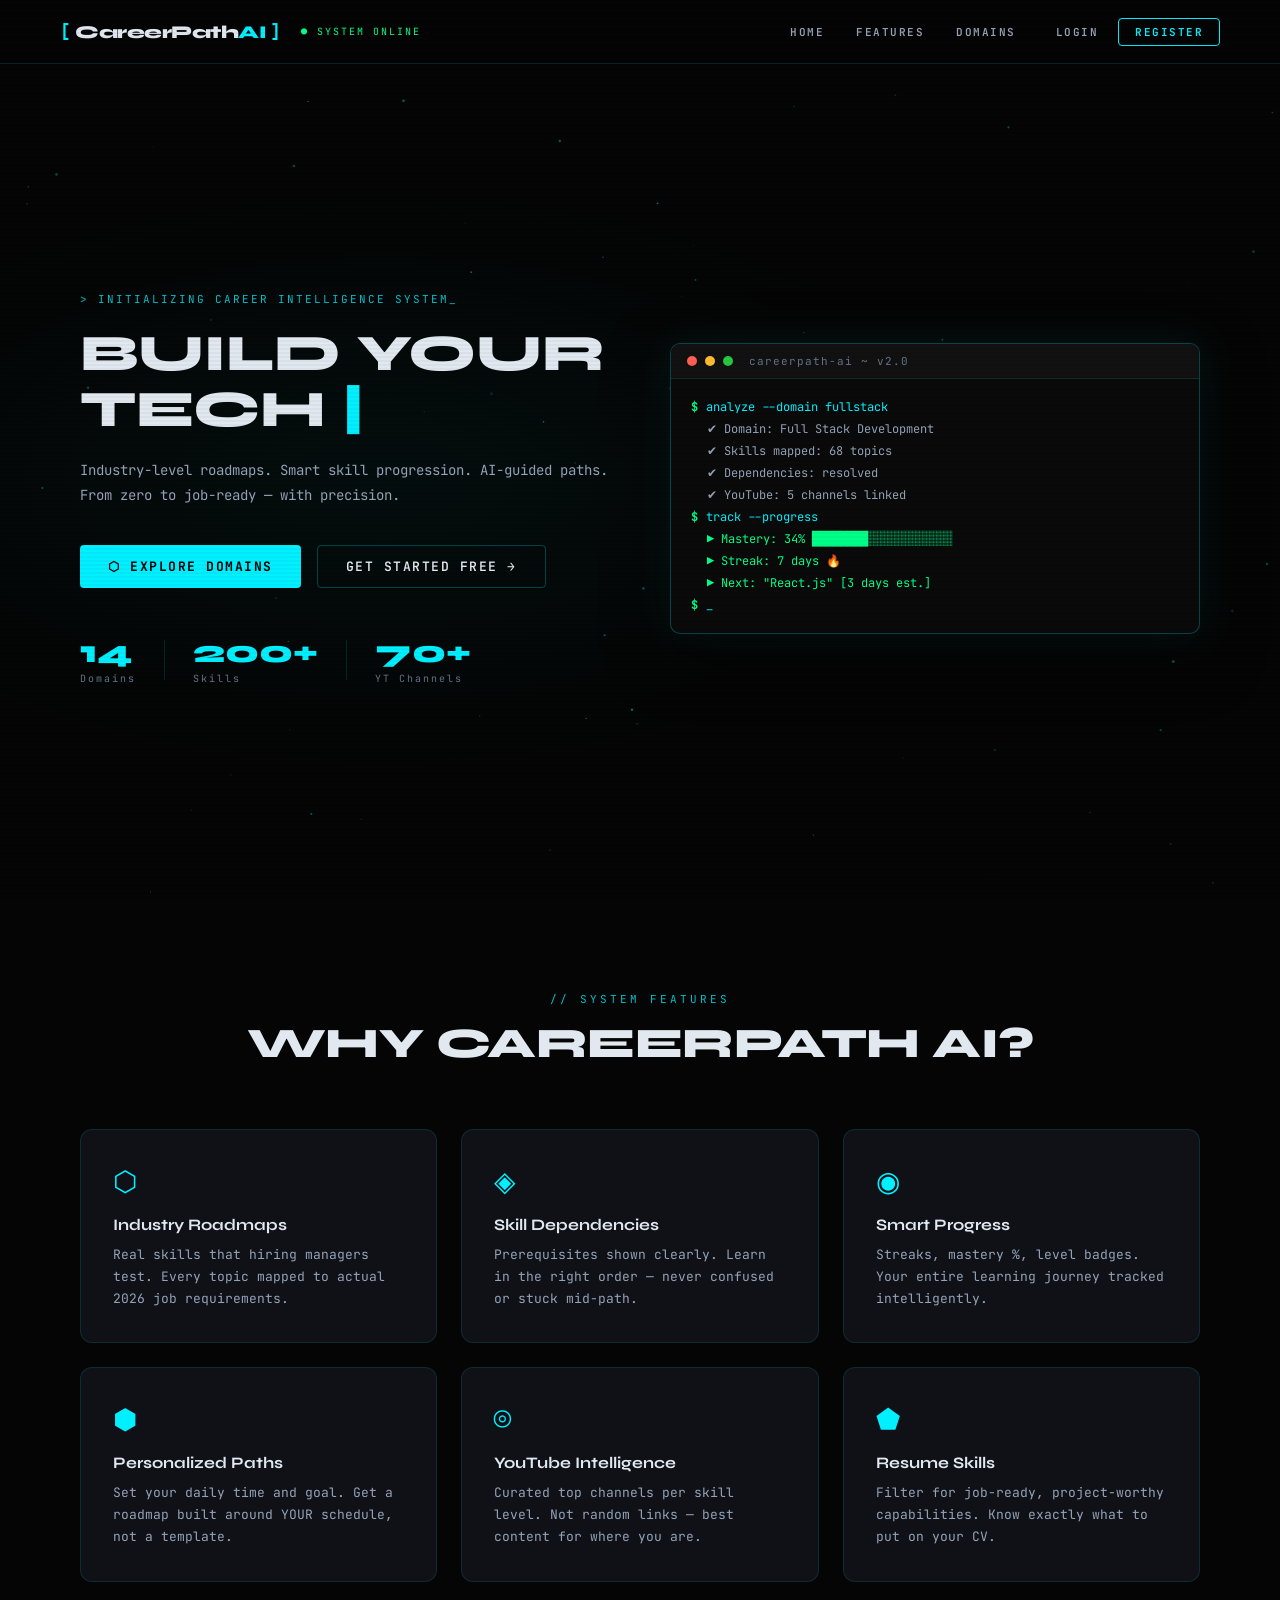
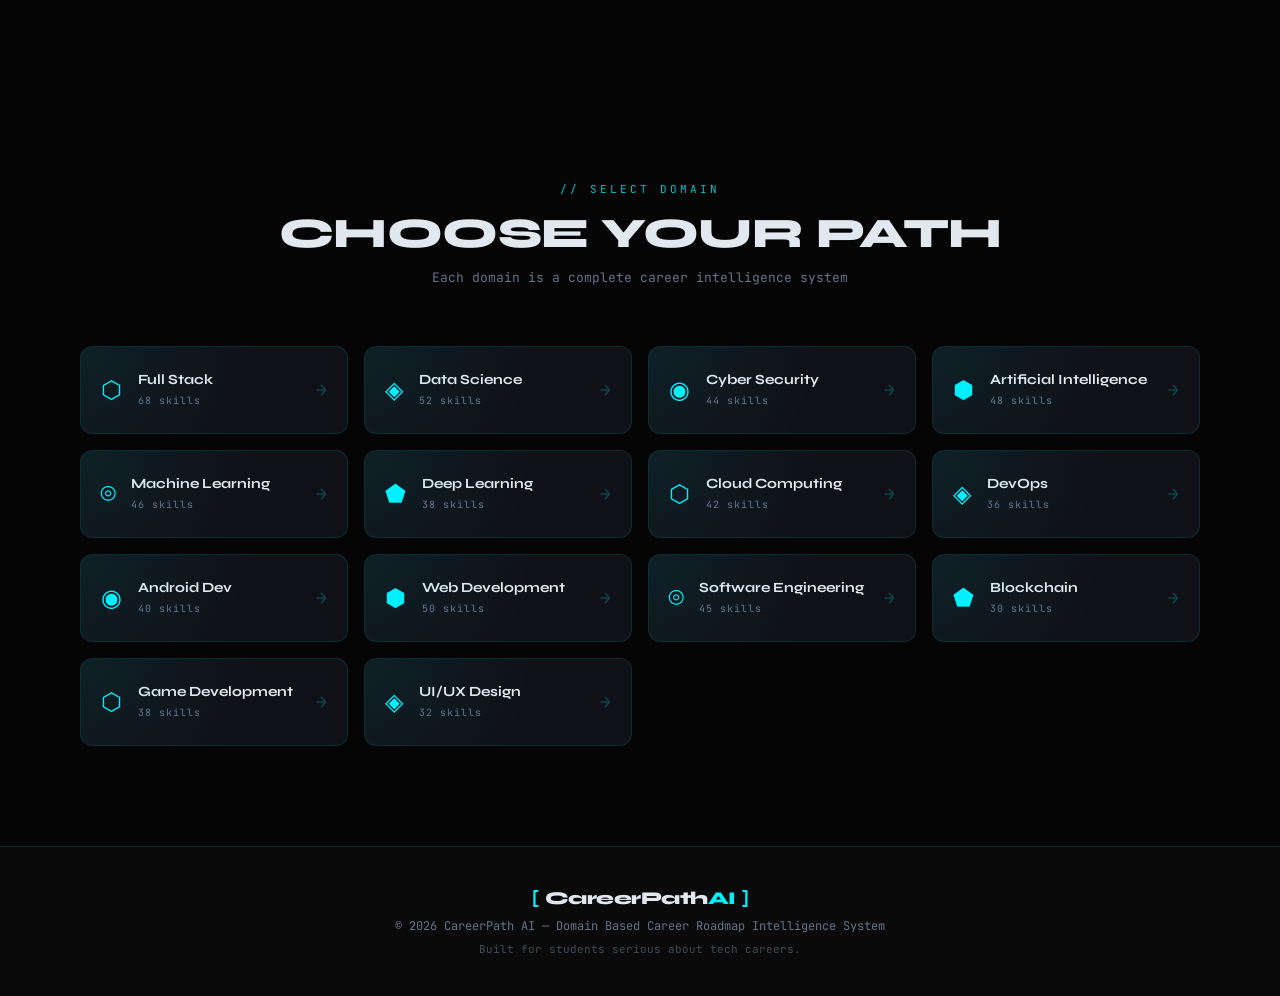
<file: index.html>
<!DOCTYPE html>
<html lang="en">
<head>
  <meta charset="UTF-8">
  <meta name="viewport" content="width=device-width, initial-scale=1.0">
  <title>CareerPath AI — Intelligent Career System</title>
  <link rel="stylesheet" href="style.css">
  <link href="https://fonts.googleapis.com/css2?family=JetBrains+Mono:wght@300;400;600;700&family=Syne:wght@400;700;800&display=swap" rel="stylesheet">
</head>
<body>
<div class="scanline"></div>
<canvas id="particleCanvas"></canvas>

<header id="mainHeader">
  <div class="header-left">
    <div class="logo-wrap">
      <span class="logo-bracket">[</span>
      <a href="index.html" class="logo">CareerPath<span class="logo-accent">AI</span></a>
      <span class="logo-bracket">]</span>
    </div>
    <span class="system-status">● SYSTEM ONLINE</span>
  </div>
  <nav id="navbar">
    <a href="#home" class="nav-link">HOME</a>
    <a href="#features" class="nav-link">FEATURES</a>
    <a href="#domains" class="nav-link">DOMAINS</a>
    <span id="userEmailDisplay"></span>
    <a href="login.html" id="loginBtn" class="nav-link">LOGIN</a>
    <a href="register.html" class="nav-btn" id="registerBtn">REGISTER</a>
    <a href="#" id="logoutBtn" class="nav-link" style="display:none;">LOGOUT</a>
  </nav>
  <div class="hamburger" id="hamburger">&#9776;</div>
</header>

<section class="hero" id="home">
  <div class="hero-content">
    <div class="terminal-tag">&gt; INITIALIZING CAREER INTELLIGENCE SYSTEM_</div>
    <h1 class="hero-title"><span id="typeLine">BUILD YOUR TECH FUTURE</span><span class="cursor-blink">|</span></h1>
    <p class="hero-sub">Industry-level roadmaps. Smart skill progression. AI-guided paths.<br>From zero to job-ready — with precision.</p>
    <div class="hero-actions">
      <button id="exploreBtn" class="btn-primary">⬡ EXPLORE DOMAINS</button>
      <a href="register.html" class="btn-ghost">GET STARTED FREE →</a>
    </div>
    <div class="hero-stats">
      <div class="stat"><span class="stat-num">14</span><span class="stat-label">Domains</span></div>
      <div class="stat-div"></div>
      <div class="stat"><span class="stat-num">200+</span><span class="stat-label">Skills</span></div>
      <div class="stat-div"></div>
      <div class="stat"><span class="stat-num">70+</span><span class="stat-label">YT Channels</span></div>
    </div>
  </div>
  <div class="hero-visual">
    <div class="terminal-window">
      <div class="terminal-bar">
        <span class="t-dot red"></span><span class="t-dot yellow"></span><span class="t-dot green"></span>
        <span class="t-title">careerpath-ai ~ v2.0</span>
      </div>
      <div class="terminal-body">
        <div class="t-line"><span class="t-prompt">$</span> <span class="t-cmd">analyze --domain fullstack</span></div>
        <div class="t-line t-out">✔ Domain: Full Stack Development</div>
        <div class="t-line t-out">✔ Skills mapped: 68 topics</div>
        <div class="t-line t-out">✔ Dependencies: resolved</div>
        <div class="t-line t-out">✔ YouTube: 5 channels linked</div>
        <div class="t-line"><span class="t-prompt">$</span> <span class="t-cmd">track --progress</span></div>
        <div class="t-line t-success">▶ Mastery: 34% ████████░░░░░░░░░░░░</div>
        <div class="t-line t-success">▶ Streak: 7 days 🔥</div>
        <div class="t-line t-success">▶ Next: "React.js" [3 days est.]</div>
        <div class="t-line"><span class="t-prompt">$</span> <span class="t-cursor-blink">_</span></div>
      </div>
    </div>
  </div>
</section>

<section class="features" id="features">
  <div class="section-header">
    <span class="section-tag">// SYSTEM FEATURES</span>
    <h2 class="section-title">WHY CAREERPATH AI?</h2>
  </div>
  <div class="feature-grid">
    <div class="feature-card reveal"><div class="fc-icon">⬡</div><h3>Industry Roadmaps</h3><p>Real skills that hiring managers test. Every topic mapped to actual 2026 job requirements.</p></div>
    <div class="feature-card reveal"><div class="fc-icon">◈</div><h3>Skill Dependencies</h3><p>Prerequisites shown clearly. Learn in the right order — never confused or stuck mid-path.</p></div>
    <div class="feature-card reveal"><div class="fc-icon">◉</div><h3>Smart Progress</h3><p>Streaks, mastery %, level badges. Your entire learning journey tracked intelligently.</p></div>
    <div class="feature-card reveal"><div class="fc-icon">⬢</div><h3>Personalized Paths</h3><p>Set your daily time and goal. Get a roadmap built around YOUR schedule, not a template.</p></div>
    <div class="feature-card reveal"><div class="fc-icon">◎</div><h3>YouTube Intelligence</h3><p>Curated top channels per skill level. Not random links — best content for where you are.</p></div>
    <div class="feature-card reveal"><div class="fc-icon">⬟</div><h3>Resume Skills</h3><p>Filter for job-ready, project-worthy capabilities. Know exactly what to put on your CV.</p></div>
  </div>
</section>

<section class="domains" id="domains">
  <div class="section-header">
    <span class="section-tag">// SELECT DOMAIN</span>
    <h2 class="section-title">CHOOSE YOUR PATH</h2>
    <p class="section-sub">Each domain is a complete career intelligence system</p>
  </div>
  <div class="domain-grid">
    <div class="domain-card reveal" onclick="selectDomain('fullstack')"><div class="dc-glow"></div><div class="dc-icon">⬡</div><div class="dc-body"><h3>Full Stack</h3><span class="dc-tag">68 skills</span></div><div class="dc-arrow">→</div></div>
    <div class="domain-card reveal" onclick="selectDomain('datascience')"><div class="dc-glow"></div><div class="dc-icon">◈</div><div class="dc-body"><h3>Data Science</h3><span class="dc-tag">52 skills</span></div><div class="dc-arrow">→</div></div>
    <div class="domain-card reveal" onclick="selectDomain('cybersecurity')"><div class="dc-glow"></div><div class="dc-icon">◉</div><div class="dc-body"><h3>Cyber Security</h3><span class="dc-tag">44 skills</span></div><div class="dc-arrow">→</div></div>
    <div class="domain-card reveal" onclick="selectDomain('ai')"><div class="dc-glow"></div><div class="dc-icon">⬢</div><div class="dc-body"><h3>Artificial Intelligence</h3><span class="dc-tag">48 skills</span></div><div class="dc-arrow">→</div></div>
    <div class="domain-card reveal" onclick="selectDomain('ml')"><div class="dc-glow"></div><div class="dc-icon">◎</div><div class="dc-body"><h3>Machine Learning</h3><span class="dc-tag">46 skills</span></div><div class="dc-arrow">→</div></div>
    <div class="domain-card reveal" onclick="selectDomain('deeplearning')"><div class="dc-glow"></div><div class="dc-icon">⬟</div><div class="dc-body"><h3>Deep Learning</h3><span class="dc-tag">38 skills</span></div><div class="dc-arrow">→</div></div>
    <div class="domain-card reveal" onclick="selectDomain('cloud')"><div class="dc-glow"></div><div class="dc-icon">⬡</div><div class="dc-body"><h3>Cloud Computing</h3><span class="dc-tag">42 skills</span></div><div class="dc-arrow">→</div></div>
    <div class="domain-card reveal" onclick="selectDomain('devops')"><div class="dc-glow"></div><div class="dc-icon">◈</div><div class="dc-body"><h3>DevOps</h3><span class="dc-tag">36 skills</span></div><div class="dc-arrow">→</div></div>
    <div class="domain-card reveal" onclick="selectDomain('android')"><div class="dc-glow"></div><div class="dc-icon">◉</div><div class="dc-body"><h3>Android Dev</h3><span class="dc-tag">40 skills</span></div><div class="dc-arrow">→</div></div>
    <div class="domain-card reveal" onclick="selectDomain('webdevelopment')"><div class="dc-glow"></div><div class="dc-icon">⬢</div><div class="dc-body"><h3>Web Development</h3><span class="dc-tag">50 skills</span></div><div class="dc-arrow">→</div></div>
    <div class="domain-card reveal" onclick="selectDomain('softwareengineering')"><div class="dc-glow"></div><div class="dc-icon">◎</div><div class="dc-body"><h3>Software Engineering</h3><span class="dc-tag">45 skills</span></div><div class="dc-arrow">→</div></div>
    <div class="domain-card reveal" onclick="selectDomain('blockchain')"><div class="dc-glow"></div><div class="dc-icon">⬟</div><div class="dc-body"><h3>Blockchain</h3><span class="dc-tag">30 skills</span></div><div class="dc-arrow">→</div></div>
    <div class="domain-card reveal" onclick="selectDomain('gamedev')"><div class="dc-glow"></div><div class="dc-icon">⬡</div><div class="dc-body"><h3>Game Development</h3><span class="dc-tag">38 skills</span></div><div class="dc-arrow">→</div></div>
    <div class="domain-card reveal" onclick="selectDomain('uiux')"><div class="dc-glow"></div><div class="dc-icon">◈</div><div class="dc-body"><h3>UI/UX Design</h3><span class="dc-tag">32 skills</span></div><div class="dc-arrow">→</div></div>
  </div>
</section>

<footer>
  <div class="footer-inner">
    <div class="logo-wrap"><span class="logo-bracket">[</span><span class="logo">CareerPath<span class="logo-accent">AI</span></span><span class="logo-bracket">]</span></div>
    <p>© 2026 CareerPath AI — Domain Based Career Roadmap Intelligence System</p>
    <p class="footer-sub">Built for students serious about tech careers.</p>
  </div>
</footer>

<script src="script.js"></script>
<script>
(function(){
  const canvas=document.getElementById('particleCanvas');
  if(!canvas)return;
  const ctx=canvas.getContext('2d');
  function resize(){canvas.width=window.innerWidth;canvas.height=window.innerHeight;}
  resize();
  window.addEventListener('resize',resize);
  const pts=Array.from({length:70},()=>({x:Math.random()*canvas.width,y:Math.random()*canvas.height,r:Math.random()*1.2+0.3,dx:(Math.random()-.5)*.35,dy:(Math.random()-.5)*.35,o:Math.random()*.4+.08}));
  function draw(){
    ctx.clearRect(0,0,canvas.width,canvas.height);
    pts.forEach(p=>{
      ctx.beginPath();ctx.arc(p.x,p.y,p.r,0,Math.PI*2);
      ctx.fillStyle=`rgba(0,240,255,${p.o})`;ctx.fill();
      p.x+=p.dx;p.y+=p.dy;
      if(p.x<0||p.x>canvas.width)p.dx*=-1;
      if(p.y<0||p.y>canvas.height)p.dy*=-1;
    });
    requestAnimationFrame(draw);
  }
  draw();
})();

(function(){
  const phrases=["BUILD YOUR TECH FUTURE","BECOME JOB-READY TODAY","MASTER YOUR DOMAIN","LAUNCH YOUR CAREER"];
  let pi=0,ci=0,deleting=false;
  function tick(){
    const el=document.getElementById('typeLine');if(!el)return;
    const phrase=phrases[pi];
    if(!deleting){el.textContent=phrase.substring(0,ci+1);ci++;if(ci===phrase.length){deleting=true;setTimeout(tick,2000);return;}}
    else{el.textContent=phrase.substring(0,ci-1);ci--;if(ci===0){deleting=false;pi=(pi+1)%phrases.length;}}
    setTimeout(tick,deleting?35:85);
  }
  tick();
})();

document.getElementById('hamburger').addEventListener('click',()=>{
  document.getElementById('navbar').classList.toggle('open');
});
</script>
</body>
</html>
</file>
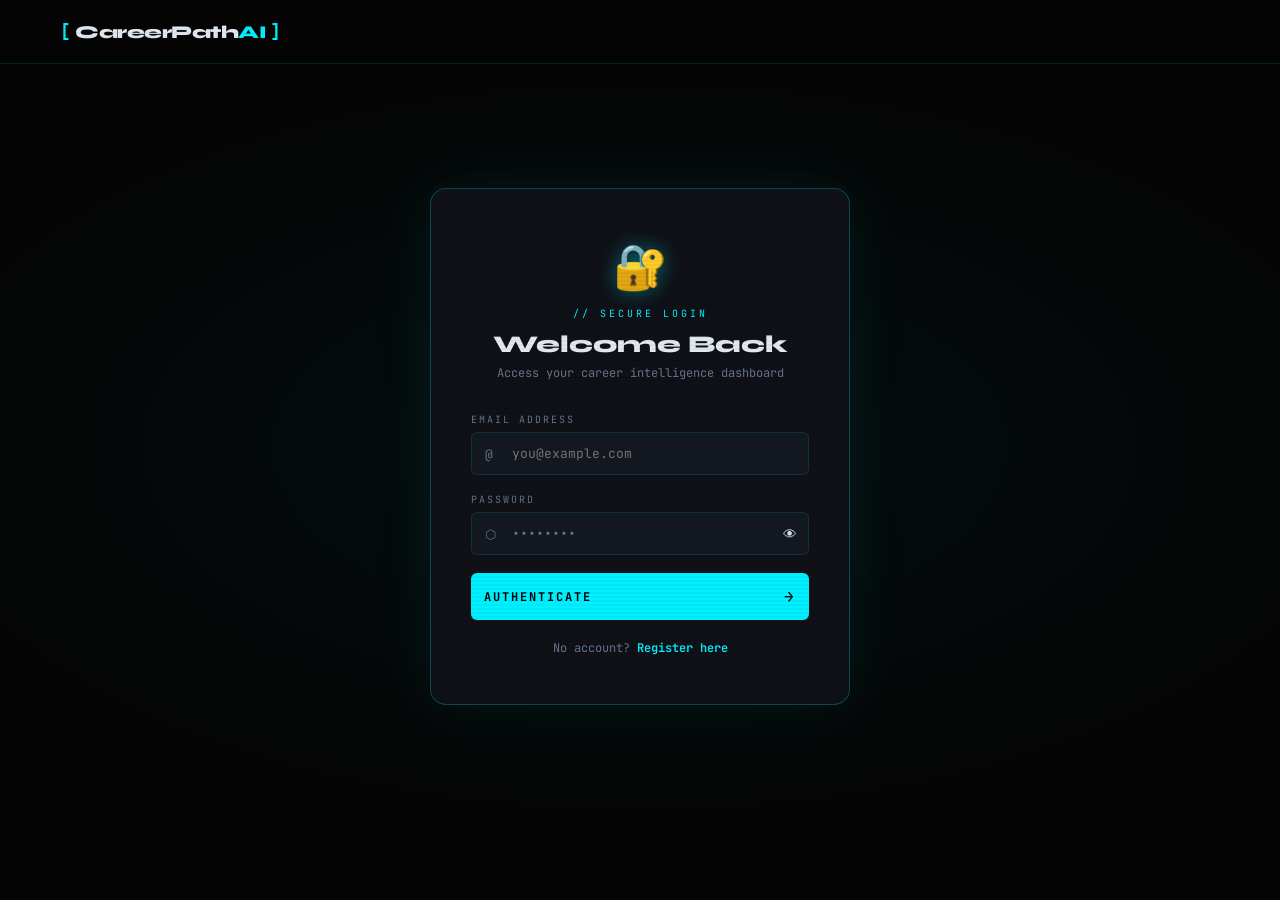
<file: login.html>
<!DOCTYPE html>
<html lang="en">
<head>
<meta charset="UTF-8">
<meta name="viewport" content="width=device-width, initial-scale=1.0">
<title>Login — CareerPath AI</title>
<link rel="stylesheet" href="style.css">
<link href="https://fonts.googleapis.com/css2?family=JetBrains+Mono:wght@300;400;600;700&family=Syne:wght@400;700;800&display=swap" rel="stylesheet">
</head>
<body>
<div class="scanline"></div>

<header id="mainHeader">
  <div class="header-left">
    <div class="logo-wrap">
      <span class="logo-bracket">[</span>
      <a href="index.html" class="logo">CareerPath<span class="logo-accent">AI</span></a>
      <span class="logo-bracket">]</span>
    </div>
  </div>
</header>

<div class="auth-page">
  <div class="auth-card">
    <div class="auth-header">
      <div class="auth-icon-ring">🔐</div>
      <div class="auth-tag">// SECURE LOGIN</div>
      <h2>Welcome Back</h2>
      <p class="auth-subtitle">Access your career intelligence dashboard</p>
    </div>
    <form id="loginForm" autocomplete="off">
      <div class="input-group">
        <label class="input-label">EMAIL ADDRESS</label>
        <div class="input-wrap">
          <span class="input-icon">@</span>
          <input type="email" id="loginEmail" placeholder="you@example.com" required>
        </div>
      </div>
      <div class="input-group">
        <label class="input-label">PASSWORD</label>
        <div class="input-wrap">
          <span class="input-icon">⬡</span>
          <input type="password" id="loginPassword" placeholder="••••••••" required>
          <span class="toggle-pass" onclick="togglePass('loginPassword',this)">👁</span>
        </div>
      </div>
      <button type="submit" class="auth-btn">
        <span class="auth-btn-text">AUTHENTICATE</span>
        <span class="auth-btn-arrow">→</span>
      </button>
      <p class="auth-link">No account? <a href="register.html">Register here</a></p>
    </form>
  </div>
</div>

<script>
if(localStorage.getItem("loggedIn")==="true") window.location.href="index.html";
function togglePass(id,el){const i=document.getElementById(id);i.type=i.type==="password"?"text":"password";el.textContent=i.type==="password"?"👁":"🙈";}
</script>
<script src="script.js"></script>
</body>
</html>
</file>
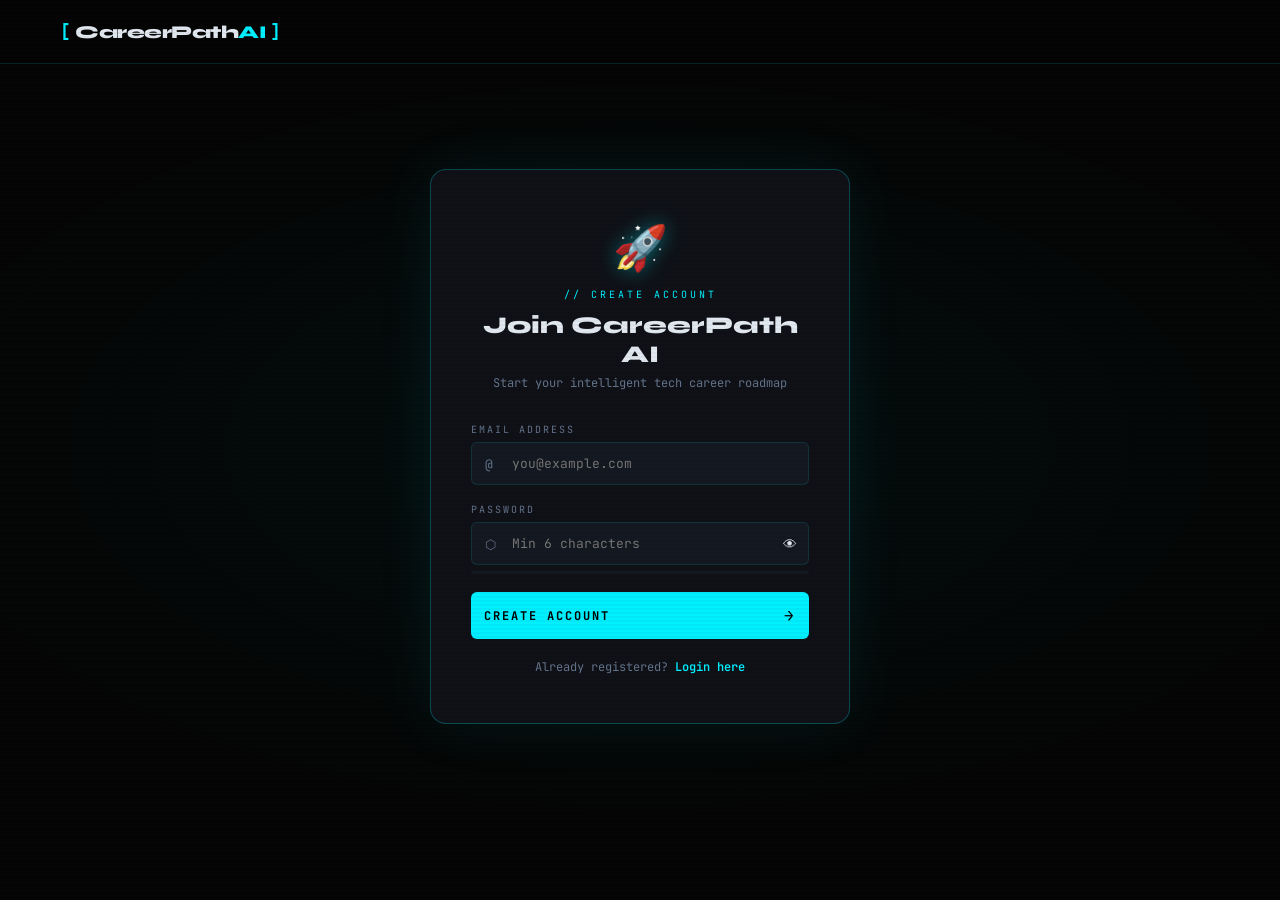
<file: register.html>
<!DOCTYPE html>
<html lang="en">
<head>
<meta charset="UTF-8">
<meta name="viewport" content="width=device-width, initial-scale=1.0">
<title>Register — CareerPath AI</title>
<link rel="stylesheet" href="style.css">
<link href="https://fonts.googleapis.com/css2?family=JetBrains+Mono:wght@300;400;600;700&family=Syne:wght@400;700;800&display=swap" rel="stylesheet">
</head>
<body>
<div class="scanline"></div>

<header id="mainHeader">
  <div class="header-left">
    <div class="logo-wrap">
      <span class="logo-bracket">[</span>
      <a href="index.html" class="logo">CareerPath<span class="logo-accent">AI</span></a>
      <span class="logo-bracket">]</span>
    </div>
  </div>
</header>

<div class="auth-page">
  <div class="auth-card">
    <div class="auth-header">
      <div class="auth-icon-ring">🚀</div>
      <div class="auth-tag">// CREATE ACCOUNT</div>
      <h2>Join CareerPath AI</h2>
      <p class="auth-subtitle">Start your intelligent tech career roadmap</p>
    </div>
    <form id="registerForm" autocomplete="off">
      <div class="input-group">
        <label class="input-label">EMAIL ADDRESS</label>
        <div class="input-wrap">
          <span class="input-icon">@</span>
          <input type="email" id="email" placeholder="you@example.com" required>
        </div>
      </div>
      <div class="input-group">
        <label class="input-label">PASSWORD</label>
        <div class="input-wrap">
          <span class="input-icon">⬡</span>
          <input type="password" id="password" placeholder="Min 6 characters" required>
          <span class="toggle-pass" onclick="togglePass('password',this)">👁</span>
        </div>
        <div class="strength-bar"><div class="strength-fill" id="strengthFill"></div></div>
        <small id="strengthText" class="strength-text"></small>
      </div>
      <button type="submit" class="auth-btn">
        <span class="auth-btn-text">CREATE ACCOUNT</span>
        <span class="auth-btn-arrow">→</span>
      </button>
      <p class="auth-link">Already registered? <a href="login.html">Login here</a></p>
    </form>
  </div>
</div>

<script>
if(localStorage.getItem("loggedIn")==="true") window.location.href="index.html";
function togglePass(id,el){const i=document.getElementById(id);i.type=i.type==="password"?"text":"password";el.textContent=i.type==="password"?"👁":"🙈";}
document.getElementById('password').addEventListener('input',function(){
  const v=this.value,f=document.getElementById('strengthFill'),t=document.getElementById('strengthText');
  if(!v.length){f.style.width='0%';f.style.background='';t.textContent='';return;}
  if(v.length<6){f.style.width='30%';f.style.background='#ff3b3b';t.textContent='Weak';}
  else if(v.length<10){f.style.width='65%';f.style.background='#f97316';t.textContent='Medium';}
  else{f.style.width='100%';f.style.background='#00ff88';t.textContent='Strong ✓';}
});
</script>
<script src="script.js"></script>
</body>
</html>
</file>
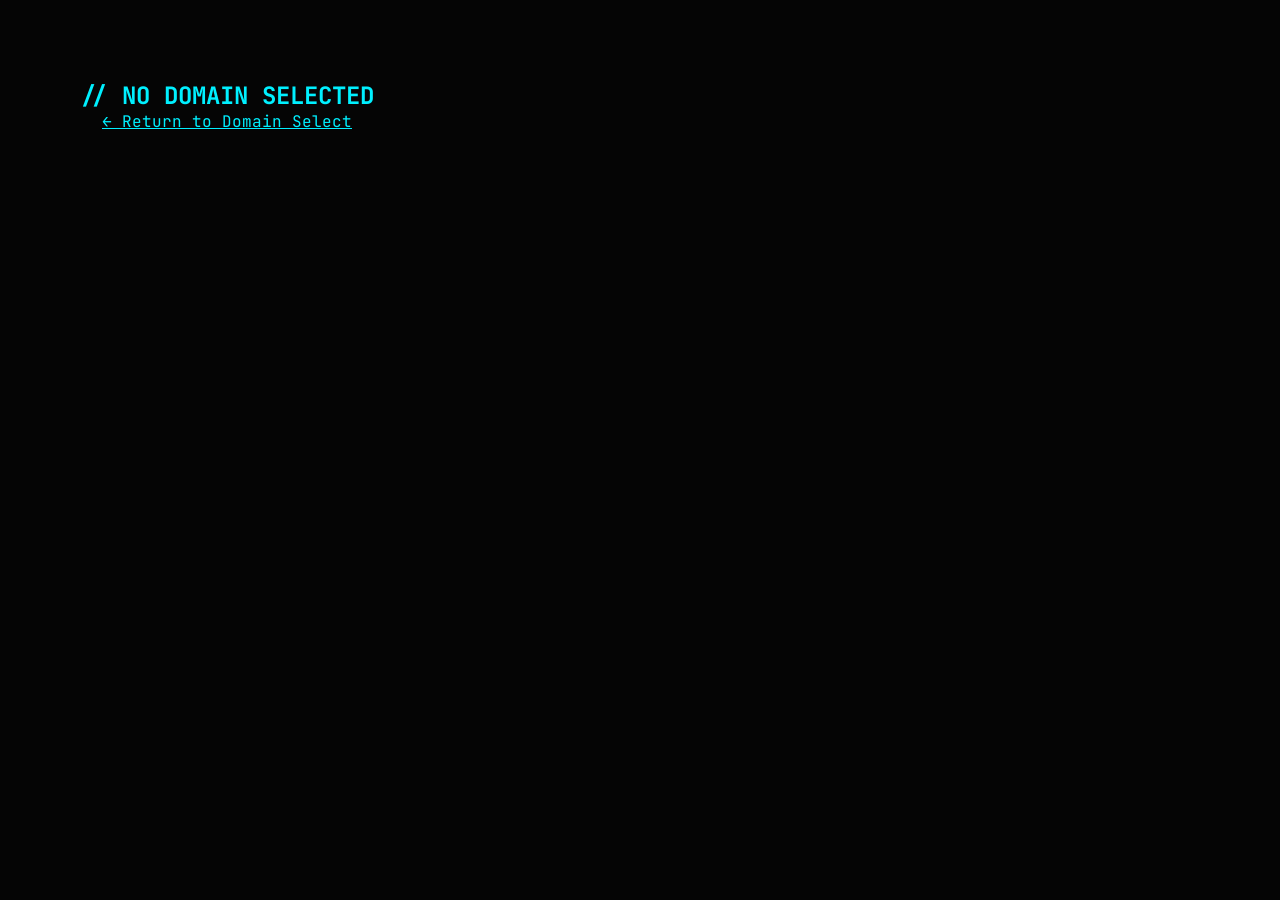
<file: roadmap.html>
<!DOCTYPE html>
<html lang="en">
<head>
  <meta charset="UTF-8">
  <meta name="viewport" content="width=device-width, initial-scale=1.0">
  <title>Roadmap — CareerPath AI</title>
  <link rel="stylesheet" href="style.css">
  <link href="https://fonts.googleapis.com/css2?family=JetBrains+Mono:wght@300;400;600;700&family=Syne:wght@400;700;800&display=swap" rel="stylesheet">
</head>
<body class="dashboard-body">
<div class="scanline"></div>

<!-- SIDEBAR -->
<aside class="sidebar" id="sidebar">
  <div class="sidebar-logo">
    <span class="logo-bracket">[</span><span class="logo">Career<span class="logo-accent">AI</span></span><span class="logo-bracket">]</span>
  </div>
  <div class="sidebar-domain" id="sidebarDomain">LOADING...</div>

  <!-- PROGRESS RINGS -->
  <div class="rings-wrap">
    <div class="ring-item">
      <svg class="ring-svg" viewBox="0 0 60 60">
        <circle class="ring-bg" cx="30" cy="30" r="24"/>
        <circle class="ring-fill beginner-ring" id="ringBeg" cx="30" cy="30" r="24" stroke-dasharray="0 150.8"/>
      </svg>
      <span class="ring-label">BEG</span>
      <span class="ring-pct" id="pctBeg">0%</span>
    </div>
    <div class="ring-item">
      <svg class="ring-svg" viewBox="0 0 60 60">
        <circle class="ring-bg" cx="30" cy="30" r="24"/>
        <circle class="ring-fill inter-ring" id="ringInt" cx="30" cy="30" r="24" stroke-dasharray="0 150.8"/>
      </svg>
      <span class="ring-label">INT</span>
      <span class="ring-pct" id="pctInt">0%</span>
    </div>
    <div class="ring-item">
      <svg class="ring-svg" viewBox="0 0 60 60">
        <circle class="ring-bg" cx="30" cy="30" r="24"/>
        <circle class="ring-fill adv-ring" id="ringAdv" cx="30" cy="30" r="24" stroke-dasharray="0 150.8"/>
      </svg>
      <span class="ring-label">ADV</span>
      <span class="ring-pct" id="pctAdv">0%</span>
    </div>
  </div>

  <!-- OVERALL MASTERY -->
  <div class="mastery-bar-wrap">
    <div class="mastery-label">DOMAIN MASTERY</div>
    <div class="mastery-track"><div class="mastery-fill" id="masteryFill"></div></div>
    <div class="mastery-pct" id="masteryPct">0%</div>
  </div>

  <!-- STREAK -->
  <div class="streak-box">
    <span class="streak-fire">🔥</span>
    <div>
      <div class="streak-num" id="streakNum">0</div>
      <div class="streak-label">DAY STREAK</div>
    </div>
  </div>

  <!-- DAILY GOAL -->
  <div class="daily-goal-box">
    <div class="goal-label">DAILY GOAL</div>
    <div class="goal-progress"><div class="goal-fill" id="goalFill"></div></div>
    <div class="goal-text" id="goalText">0/3 skills today</div>
  </div>

  <!-- SIDEBAR NAV -->
  <div class="sidebar-nav">
    <a href="index.html" class="sb-link">⬅ Back to Domains</a>
    <a href="#ytSection" class="sb-link">📺 YT Channels</a>
    <a href="#resumeSection" class="sb-link">📄 Resume Skills</a>
  </div>
</aside>

<!-- MAIN CONTENT -->
<main class="dash-main">
  <!-- TOP BAR -->
  <div class="dash-topbar">
    <div class="topbar-left">
      <button class="sidebar-toggle" onclick="document.getElementById('sidebar').classList.toggle('sidebar-open')">☰</button>
      <h1 class="domain-title" id="domainTitle">LOADING ROADMAP...</h1>
    </div>
    <div class="topbar-right">
      <span class="user-badge" id="userBadge">👤 USER</span>
    </div>
  </div>

  <!-- PERSONALIZATION BAR -->
  <div class="personalize-bar" id="personalizeBar">
    <div class="pb-tag">⚙ PERSONALIZE PATH</div>
    <select id="timeSelect" class="pb-select">
      <option value="1">1 hr/day</option>
      <option value="2" selected>2 hrs/day</option>
      <option value="4">4 hrs/day</option>
      <option value="8">8 hrs/day</option>
    </select>
    <select id="goalSelect" class="pb-select">
      <option value="job">Job Ready</option>
      <option value="internship">Internship</option>
      <option value="skills">Build Skills</option>
      <option value="project">Project Heavy</option>
    </select>
    <button class="pb-btn" onclick="applyPersonalization()">APPLY PATH</button>
    <span class="pb-estimate" id="pbEstimate"></span>
  </div>

  <!-- LEVEL TABS -->
  <div class="level-tabs">
    <button class="level-tab active" id="tabBeg" onclick="switchLevel('beginner',this)">🌱 BEGINNER</button>
    <button class="level-tab" id="tabInt" onclick="switchLevel('intermediate',this)">⚡ INTERMEDIATE</button>
    <button class="level-tab" id="tabAdv" onclick="switchLevel('advanced',this)">🚀 ADVANCED</button>
  </div>

  <!-- SEARCH + FILTER BAR -->
  <div class="search-filter-bar">
    <div class="search-wrap">
      <span class="search-icon">⌕</span>
      <input type="text" id="searchInput" class="search-input" placeholder="Search skills..." oninput="filterSkills()">
    </div>
    <div class="filter-btns">
      <button class="filter-btn active" onclick="setFilter('all',this)">ALL</button>
      <button class="filter-btn" onclick="setFilter('resume',this)">📄 RESUME</button>
      <button class="filter-btn" onclick="setFilter('bookmark',this)">🔖 BOOKMARKED</button>
      <button class="filter-btn" onclick="setFilter('incomplete',this)">⏳ INCOMPLETE</button>
      <button class="filter-btn" onclick="setFilter('done',this)">✅ DONE</button>
    </div>
  </div>

  <!-- TERMINAL LOG -->
  <div class="terminal-log" id="terminalLog">
    <span class="tl-prompt">$</span> <span class="tl-msg" id="tlMsg">system ready — select a skill to begin</span>
  </div>

  <!-- SKILL CARDS CONTAINER -->
  <div class="skill-grid" id="skillGrid"></div>

  <!-- YOUTUBE SECTION -->
  <section class="yt-section" id="ytSection">
    <div class="section-header">
      <span class="section-tag">// YOUTUBE INTELLIGENCE</span>
      <h2 class="section-title">RECOMMENDED CHANNELS</h2>
      <p class="section-sub">Top creators curated for this domain</p>
    </div>
    <div class="yt-grid" id="ytGrid"></div>
  </section>

  <!-- RESUME SKILLS SECTION -->
  <section class="resume-section" id="resumeSection">
    <div class="section-header">
      <span class="section-tag">// RESUME INTELLIGENCE</span>
      <h2 class="section-title">RESUME-READY SKILLS</h2>
      <p class="section-sub">Skills that impress hiring managers — mark them complete first</p>
    </div>
    <div class="resume-grid" id="resumeGrid"></div>
  </section>

</main>

<script src="roadmap.js"></script>
</body>
</html>
</file>
<file: style.css>
/* =============================================================================
   CAREERPATH AI — HACKER DASHBOARD DESIGN SYSTEM v2.0
============================================================================= */

:root {
  --bg:       #050505;
  --bg2:      #0a0a0a;
  --bg3:      #0f1117;
  --bg4:      #141820;
  --border:   rgba(0,240,255,0.12);
  --border2:  rgba(0,240,255,0.25);
  --cyan:     #00f0ff;
  --cyan2:    #00c8d8;
  --green:    #00ff88;
  --orange:   #f97316;
  --red:      #ff3b3b;
  --yellow:   #fbbf24;
  --text:     #e2e8f0;
  --muted:    #64748b;
  --muted2:   #94a3b8;
  --font-mono: 'JetBrains Mono', monospace;
  --font-display: 'Syne', sans-serif;
}

*, *::before, *::after { box-sizing: border-box; margin: 0; padding: 0; }

html { scroll-behavior: smooth; }

body {
  font-family: var(--font-mono);
  background: var(--bg);
  color: var(--text);
  min-height: 100vh;
  overflow-x: hidden;
}

/* SCANLINE OVERLAY */
.scanline {
  position: fixed; top: 0; left: 0; width: 100%; height: 100%;
  pointer-events: none; z-index: 9999;
  background: repeating-linear-gradient(0deg, transparent, transparent 2px, rgba(0,0,0,0.03) 2px, rgba(0,0,0,0.03) 4px);
}

/* PARTICLE CANVAS */
#particleCanvas {
  position: fixed; top: 0; left: 0; width: 100%; height: 100%;
  pointer-events: none; z-index: 0;
}

/* =============================================================================
   HEADER
============================================================================= */
#mainHeader {
  position: sticky; top: 0; z-index: 1000;
  display: flex; justify-content: space-between; align-items: center;
  padding: 0 60px; height: 64px;
  background: rgba(5,5,5,0.92);
  backdrop-filter: blur(12px);
  border-bottom: 1px solid var(--border);
}

.header-left { display: flex; align-items: center; gap: 20px; }

.logo-wrap { display: flex; align-items: center; gap: 4px; }
.logo-bracket { color: var(--cyan); font-size: 18px; font-weight: 700; font-family: var(--font-mono); }
.logo {
  font-family: var(--font-display); font-size: 18px; font-weight: 800;
  color: var(--text); text-decoration: none; letter-spacing: -0.5px;
}
.logo-accent { color: var(--cyan); }

.system-status {
  font-size: 10px; color: var(--green);
  letter-spacing: 2px; animation: blink 2s infinite;
}
@keyframes blink { 0%,100%{opacity:1} 50%{opacity:0.4} }

nav#navbar { display: flex; align-items: center; gap: 8px; }
.nav-link {
  color: var(--muted2); text-decoration: none; font-size: 11px;
  letter-spacing: 1.5px; padding: 6px 12px; transition: 0.2s;
  font-family: var(--font-mono); font-weight: 600;
}
.nav-link:hover { color: var(--cyan); }

.nav-btn {
  background: transparent; border: 1px solid var(--cyan);
  color: var(--cyan) !important; padding: 6px 16px; border-radius: 4px;
  font-size: 11px; letter-spacing: 1.5px; text-decoration: none;
  font-family: var(--font-mono); font-weight: 600; transition: 0.2s;
}
.nav-btn:hover { background: var(--cyan); color: #000 !important; }

#userEmailDisplay { font-size: 11px; color: var(--cyan); letter-spacing: 1px; }

.hamburger { display: none; font-size: 22px; cursor: pointer; color: var(--text); }

@media(max-width:768px) {
  #mainHeader { padding: 0 20px; }
  .hamburger { display: block; }
  .system-status { display: none; }
  nav#navbar {
    display: none; flex-direction: column; position: absolute;
    top: 64px; left: 0; width: 100%; background: var(--bg2);
    padding: 20px; gap: 12px; border-bottom: 1px solid var(--border);
  }
  nav#navbar.open { display: flex; }
}

/* =============================================================================
   HERO
============================================================================= */
.hero {
  position: relative; z-index: 1; min-height: 92vh;
  display: grid; grid-template-columns: 1fr 1fr;
  gap: 60px; align-items: center;
  padding: 80px 80px 60px;
  background: radial-gradient(ellipse 80% 60% at 30% 50%, rgba(0,240,255,0.04) 0%, transparent 60%);
}

.terminal-tag {
  font-size: 11px; color: var(--cyan); letter-spacing: 2px;
  margin-bottom: 20px; opacity: 0.8;
}

.hero-title {
  font-family: var(--font-display); font-size: clamp(36px,4vw,56px);
  font-weight: 800; line-height: 1.1; color: var(--text);
  margin-bottom: 20px;
}

.cursor-blink { animation: cursorBlink 0.9s step-end infinite; color: var(--cyan); }
@keyframes cursorBlink { 0%,100%{opacity:1} 50%{opacity:0} }

.hero-sub { color: var(--muted2); font-size: 14px; line-height: 1.8; margin-bottom: 36px; }

.hero-actions { display: flex; gap: 16px; flex-wrap: wrap; margin-bottom: 48px; }

.btn-primary {
  background: var(--cyan); color: #000; border: none;
  padding: 12px 28px; font-family: var(--font-mono); font-size: 13px;
  font-weight: 700; letter-spacing: 1.5px; border-radius: 4px;
  cursor: pointer; transition: 0.2s;
}
.btn-primary:hover { background: var(--cyan2); box-shadow: 0 0 20px rgba(0,240,255,0.4); }

.btn-ghost {
  background: transparent; color: var(--text); border: 1px solid var(--border2);
  padding: 12px 28px; font-family: var(--font-mono); font-size: 13px;
  font-weight: 600; letter-spacing: 1.5px; border-radius: 4px;
  text-decoration: none; transition: 0.2s; display: inline-flex; align-items: center;
}
.btn-ghost:hover { border-color: var(--cyan); color: var(--cyan); }

.hero-stats { display: flex; align-items: center; gap: 28px; }
.stat { display: flex; flex-direction: column; }
.stat-num { font-family: var(--font-display); font-size: 32px; font-weight: 800; color: var(--cyan); line-height: 1; }
.stat-label { font-size: 10px; color: var(--muted); letter-spacing: 2px; margin-top: 4px; }
.stat-div { width: 1px; height: 40px; background: var(--border); }

/* TERMINAL WINDOW */
.terminal-window {
  background: var(--bg2); border: 1px solid var(--border2);
  border-radius: 10px; overflow: hidden;
  box-shadow: 0 0 40px rgba(0,240,255,0.08), 0 20px 60px rgba(0,0,0,0.6);
}
.terminal-bar {
  background: #111; padding: 10px 16px;
  display: flex; align-items: center; gap: 8px;
  border-bottom: 1px solid var(--border);
}
.t-dot { width: 10px; height: 10px; border-radius: 50%; }
.t-dot.red { background: #ff5f56; }
.t-dot.yellow { background: #ffbd2e; }
.t-dot.green { background: #27c93f; }
.t-title { font-size: 11px; color: var(--muted); margin-left: 8px; letter-spacing: 1px; }
.terminal-body { padding: 20px; display: flex; flex-direction: column; gap: 6px; }
.t-line { font-size: 12px; display: flex; gap: 8px; }
.t-prompt { color: var(--green); font-weight: 700; }
.t-cmd { color: var(--cyan); }
.t-out { color: var(--muted2); padding-left: 16px; }
.t-success { color: var(--green); padding-left: 16px; }
.t-cursor-blink { animation: cursorBlink 0.9s step-end infinite; color: var(--cyan); }

@media(max-width:900px) {
  .hero { grid-template-columns: 1fr; padding: 60px 24px; text-align: center; }
  .hero-actions { justify-content: center; }
  .hero-stats { justify-content: center; }
  .hero-visual { display: none; }
}

/* =============================================================================
   SECTIONS SHARED
============================================================================= */
.section-header { text-align: center; margin-bottom: 60px; }
.section-tag { font-size: 11px; color: var(--cyan); letter-spacing: 3px; opacity: 0.8; display: block; margin-bottom: 12px; }
.section-title {
  font-family: var(--font-display); font-size: clamp(26px, 3.5vw, 42px);
  font-weight: 800; letter-spacing: -0.5px;
  color: var(--text);
}
.section-sub { color: var(--muted); font-size: 13px; margin-top: 10px; }

/* =============================================================================
   FEATURES
============================================================================= */
.features { position: relative; z-index: 1; padding: 100px 80px; }
.feature-grid {
  display: grid; grid-template-columns: repeat(auto-fit, minmax(280px,1fr));
  gap: 24px;
}
.feature-card {
  background: var(--bg3); border: 1px solid var(--border);
  border-radius: 12px; padding: 32px;
  transition: 0.3s; cursor: default;
}
.feature-card:hover {
  border-color: var(--border2);
  box-shadow: 0 0 20px rgba(0,240,255,0.08);
  transform: translateY(-4px);
}
.fc-icon { font-size: 28px; margin-bottom: 16px; color: var(--cyan); }
.feature-card h3 {
  font-family: var(--font-display); font-size: 16px; font-weight: 700;
  color: var(--text); margin-bottom: 10px;
}
.feature-card p { font-size: 13px; color: var(--muted2); line-height: 1.7; }

/* =============================================================================
   DOMAINS
============================================================================= */
.domains { position: relative; z-index: 1; padding: 100px 80px; }
.domain-grid {
  display: grid; grid-template-columns: repeat(auto-fit, minmax(220px,1fr));
  gap: 16px;
}
.domain-card {
  position: relative; overflow: hidden;
  background: var(--bg3); border: 1px solid var(--border);
  border-radius: 12px; padding: 24px 20px;
  display: flex; align-items: center; gap: 16px;
  cursor: pointer; transition: 0.25s;
}
.domain-card:hover {
  border-color: var(--cyan);
  box-shadow: 0 0 24px rgba(0,240,255,0.12);
  transform: translateX(4px);
}
.dc-glow {
  position: absolute; inset: 0;
  background: radial-gradient(circle at top left, rgba(0,240,255,0.07), transparent 60%);
  pointer-events: none;
}
.dc-icon { font-size: 24px; color: var(--cyan); flex-shrink: 0; }
.dc-body { flex: 1; }
.dc-body h3 { font-family: var(--font-display); font-size: 14px; font-weight: 700; color: var(--text); }
.dc-tag { font-size: 10px; color: var(--muted); letter-spacing: 1px; }
.dc-arrow { color: var(--border2); font-size: 18px; transition: 0.2s; }
.domain-card:hover .dc-arrow { color: var(--cyan); transform: translateX(4px); }

/* =============================================================================
   FOOTER
============================================================================= */
footer {
  position: relative; z-index: 1;
  background: var(--bg2); border-top: 1px solid var(--border);
  padding: 40px;
}
.footer-inner { text-align: center; display: flex; flex-direction: column; gap: 8px; align-items: center; }
footer p { font-size: 12px; color: var(--muted); }
.footer-sub { font-size: 11px; color: var(--muted); opacity: 0.6; }

/* SCROLL REVEAL */
.reveal { opacity: 0; transform: translateY(30px); transition: 0.7s; }
.reveal.active { opacity: 1; transform: translateY(0); }

/* =============================================================================
   AUTH PAGES
============================================================================= */
.auth-page {
  min-height: 85vh; display: flex; justify-content: center; align-items: center;
  padding: 40px 20px; position: relative; z-index: 1;
  background: radial-gradient(ellipse 60% 50% at 50% 50%, rgba(0,240,255,0.04), transparent);
}
.auth-card {
  background: var(--bg3); border: 1px solid var(--border2);
  border-radius: 16px; padding: 48px 40px;
  width: 100%; max-width: 420px;
  box-shadow: 0 0 60px rgba(0,240,255,0.08);
}
.auth-header { text-align: center; margin-bottom: 32px; }
.auth-icon-ring {
  font-size: 44px; margin-bottom: 12px; display: block;
  filter: drop-shadow(0 0 10px rgba(0,240,255,0.4));
}
.auth-tag { font-size: 10px; color: var(--cyan); letter-spacing: 3px; margin-bottom: 10px; }
.auth-card h2 {
  font-family: var(--font-display); font-size: 24px; font-weight: 800; color: var(--text); margin-bottom: 6px;
}
.auth-subtitle { font-size: 12px; color: var(--muted); }

.input-group { margin-bottom: 18px; }
.input-label { font-size: 10px; color: var(--muted); letter-spacing: 2px; display: block; margin-bottom: 6px; }
.input-wrap { position: relative; }
.input-icon {
  position: absolute; left: 14px; top: 50%; transform: translateY(-50%);
  font-size: 13px; color: var(--muted); pointer-events: none;
}
.input-wrap input {
  width: 100%; padding: 12px 44px 12px 40px;
  background: var(--bg4); border: 1px solid var(--border);
  border-radius: 6px; color: var(--text);
  font-family: var(--font-mono); font-size: 13px; outline: none; transition: 0.2s;
}
.input-wrap input:focus { border-color: var(--cyan); box-shadow: 0 0 0 3px rgba(0,240,255,0.1); }
.toggle-pass {
  position: absolute; right: 12px; top: 50%; transform: translateY(-50%);
  cursor: pointer; font-size: 14px; user-select: none;
}

.auth-btn {
  width: 100%; padding: 13px; margin-top: 6px;
  background: var(--cyan); border: none; border-radius: 6px;
  color: #000; font-family: var(--font-mono); font-size: 12px;
  font-weight: 700; letter-spacing: 2px; cursor: pointer;
  display: flex; justify-content: space-between; align-items: center;
  transition: 0.2s;
}
.auth-btn:hover { background: var(--cyan2); box-shadow: 0 0 20px rgba(0,240,255,0.35); }
.auth-btn-arrow { font-size: 16px; }

.auth-link { text-align: center; margin-top: 20px; font-size: 12px; color: var(--muted); }
.auth-link a { color: var(--cyan); text-decoration: none; font-weight: 600; }
.auth-link a:hover { text-decoration: underline; }

.strength-bar { height: 3px; background: var(--bg4); border-radius: 10px; margin-top: 6px; overflow: hidden; }
.strength-fill { height: 100%; width: 0%; border-radius: 10px; transition: 0.4s; }
.strength-text { font-size: 11px; color: var(--muted); display: block; margin-top: 4px; }

/* =============================================================================
   DASHBOARD LAYOUT (roadmap.html)
============================================================================= */
.dashboard-body {
  display: flex; min-height: 100vh; background: var(--bg);
}

/* SIDEBAR */
.sidebar {
  width: 260px; min-height: 100vh; flex-shrink: 0;
  background: var(--bg2); border-right: 1px solid var(--border);
  padding: 24px 20px; display: flex; flex-direction: column; gap: 24px;
  position: sticky; top: 0; height: 100vh; overflow-y: auto;
}

.sidebar-logo { display: flex; align-items: center; gap: 4px; }
.sidebar-domain {
  font-family: var(--font-display); font-size: 11px; font-weight: 700;
  color: var(--cyan); letter-spacing: 2px; border-bottom: 1px solid var(--border); padding-bottom: 16px;
}

/* PROGRESS RINGS */
.rings-wrap { display: flex; gap: 12px; justify-content: space-between; }
.ring-item { display: flex; flex-direction: column; align-items: center; gap: 4px; }
.ring-svg { width: 60px; height: 60px; transform: rotate(-90deg); }
.ring-bg { fill: none; stroke: var(--bg4); stroke-width: 4; }
.ring-fill { fill: none; stroke-width: 4; stroke-linecap: round; transition: stroke-dasharray 0.6s ease; }
.beginner-ring { stroke: var(--green); }
.inter-ring { stroke: var(--cyan); }
.adv-ring { stroke: var(--orange); }
.ring-label { font-size: 9px; color: var(--muted); letter-spacing: 1px; }
.ring-pct { font-size: 11px; color: var(--text); font-weight: 600; }

/* MASTERY BAR */
.mastery-bar-wrap { display: flex; flex-direction: column; gap: 6px; }
.mastery-label { font-size: 9px; color: var(--muted); letter-spacing: 2px; }
.mastery-track { height: 6px; background: var(--bg4); border-radius: 10px; overflow: hidden; }
.mastery-fill { height: 100%; background: linear-gradient(90deg, var(--cyan), var(--green)); border-radius: 10px; transition: width 0.6s ease; width: 0%; }
.mastery-pct { font-size: 13px; color: var(--cyan); font-weight: 700; text-align: right; }

/* STREAK */
.streak-box {
  display: flex; align-items: center; gap: 12px;
  background: var(--bg3); border: 1px solid var(--border); border-radius: 10px; padding: 14px;
}
.streak-fire { font-size: 28px; }
.streak-num { font-family: var(--font-display); font-size: 28px; font-weight: 800; color: var(--orange); line-height: 1; }
.streak-label { font-size: 9px; color: var(--muted); letter-spacing: 1.5px; margin-top: 2px; }

/* DAILY GOAL */
.daily-goal-box { display: flex; flex-direction: column; gap: 6px; }
.goal-label { font-size: 9px; color: var(--muted); letter-spacing: 2px; }
.goal-progress { height: 4px; background: var(--bg4); border-radius: 10px; overflow: hidden; }
.goal-fill { height: 100%; background: var(--yellow); border-radius: 10px; transition: width 0.5s; width: 0%; }
.goal-text { font-size: 11px; color: var(--muted2); }

/* SIDEBAR NAV */
.sidebar-nav { display: flex; flex-direction: column; gap: 4px; margin-top: auto; }
.sb-link {
  font-size: 12px; color: var(--muted2); text-decoration: none; padding: 8px 12px;
  border-radius: 6px; transition: 0.2s; letter-spacing: 0.5px;
}
.sb-link:hover { background: var(--bg3); color: var(--cyan); }

/* MAIN */
.dash-main { flex: 1; display: flex; flex-direction: column; overflow-y: auto; }

/* TOP BAR */
.dash-topbar {
  display: flex; justify-content: space-between; align-items: center;
  padding: 20px 32px; border-bottom: 1px solid var(--border);
  background: var(--bg2);
}
.topbar-left { display: flex; align-items: center; gap: 16px; }
.sidebar-toggle {
  background: none; border: 1px solid var(--border); color: var(--text);
  padding: 6px 10px; border-radius: 4px; cursor: pointer; font-size: 16px;
  display: none;
}
.domain-title {
  font-family: var(--font-display); font-size: clamp(16px,2vw,22px);
  font-weight: 800; letter-spacing: 1px; color: var(--text);
  background: linear-gradient(90deg, var(--cyan), var(--text));
  -webkit-background-clip: text; -webkit-text-fill-color: transparent;
}
.user-badge { font-size: 11px; color: var(--cyan); letter-spacing: 1px; }

/* PERSONALIZATION BAR */
.personalize-bar {
  display: flex; align-items: center; gap: 12px; flex-wrap: wrap;
  padding: 12px 32px; background: var(--bg3); border-bottom: 1px solid var(--border);
}
.pb-tag { font-size: 10px; color: var(--muted); letter-spacing: 2px; white-space: nowrap; }
.pb-select {
  background: var(--bg4); border: 1px solid var(--border); color: var(--text);
  padding: 6px 10px; border-radius: 4px; font-family: var(--font-mono); font-size: 11px; cursor: pointer;
}
.pb-btn {
  background: transparent; border: 1px solid var(--cyan); color: var(--cyan);
  padding: 6px 14px; border-radius: 4px; font-family: var(--font-mono);
  font-size: 11px; font-weight: 700; letter-spacing: 1px; cursor: pointer; transition: 0.2s;
}
.pb-btn:hover { background: var(--cyan); color: #000; }
.pb-estimate { font-size: 11px; color: var(--green); margin-left: auto; }

/* LEVEL TABS */
.level-tabs {
  display: flex; gap: 0; padding: 20px 32px 0;
  border-bottom: 1px solid var(--border);
}
.level-tab {
  background: none; border: none; border-bottom: 2px solid transparent;
  color: var(--muted); font-family: var(--font-mono); font-size: 12px;
  font-weight: 700; letter-spacing: 1.5px; padding: 10px 20px;
  cursor: pointer; transition: 0.2s;
}
.level-tab:hover { color: var(--text); }
.level-tab.active { color: var(--cyan); border-bottom-color: var(--cyan); }

/* SEARCH + FILTER */
.search-filter-bar {
  display: flex; align-items: center; gap: 12px; flex-wrap: wrap;
  padding: 16px 32px; border-bottom: 1px solid var(--border);
}
.search-wrap { position: relative; flex: 1; min-width: 180px; }
.search-icon { position: absolute; left: 12px; top: 50%; transform: translateY(-50%); color: var(--muted); font-size: 16px; }
.search-input {
  width: 100%; background: var(--bg4); border: 1px solid var(--border);
  border-radius: 6px; color: var(--text); padding: 8px 12px 8px 36px;
  font-family: var(--font-mono); font-size: 12px; outline: none; transition: 0.2s;
}
.search-input:focus { border-color: var(--cyan); }
.filter-btns { display: flex; gap: 6px; flex-wrap: wrap; }
.filter-btn {
  background: none; border: 1px solid var(--border); color: var(--muted);
  padding: 6px 12px; border-radius: 4px; font-family: var(--font-mono);
  font-size: 10px; letter-spacing: 1px; cursor: pointer; transition: 0.2s;
}
.filter-btn:hover, .filter-btn.active { border-color: var(--cyan); color: var(--cyan); background: rgba(0,240,255,0.06); }

/* TERMINAL LOG */
.terminal-log {
  padding: 8px 32px; background: #000; border-bottom: 1px solid var(--border);
  display: flex; gap: 10px; align-items: center;
}
.tl-prompt { color: var(--green); font-size: 12px; font-weight: 700; }
.tl-msg { font-size: 12px; color: var(--muted2); }

/* SKILL GRID */
.skill-grid {
  display: grid; grid-template-columns: repeat(auto-fill, minmax(340px,1fr));
  gap: 16px; padding: 24px 32px;
}

.empty-state {
  grid-column: 1/-1; text-align: center; padding: 60px;
  color: var(--muted); font-size: 13px; line-height: 2;
}

/* SKILL CARD */
.skill-card {
  background: var(--bg3); border: 1px solid var(--border);
  border-radius: 12px; padding: 20px; display: flex; flex-direction: column; gap: 12px;
  transition: 0.25s; position: relative; overflow: hidden;
}
.skill-card::before {
  content: ''; position: absolute; left: 0; top: 0; width: 3px; height: 100%;
  background: var(--border2); transition: 0.3s;
}
.skill-card:hover { border-color: var(--border2); transform: translateY(-2px); box-shadow: 0 8px 24px rgba(0,0,0,0.4); }
.skill-card:hover::before { background: var(--cyan); }
.skill-done { border-color: rgba(0,255,136,0.2); background: rgba(0,255,136,0.02); }
.skill-done::before { background: var(--green) !important; }

.sk-header { display: flex; align-items: center; gap: 12px; }
.sk-num { font-size: 11px; color: var(--muted); min-width: 24px; }
.sk-name { font-family: var(--font-display); font-size: 15px; font-weight: 700; color: var(--text); flex: 1; }
.sk-badges { display: flex; gap: 6px; flex-wrap: wrap; }
.badge { font-size: 9px; padding: 2px 7px; border-radius: 3px; letter-spacing: 1px; font-weight: 700; }
.badge-resume { background: rgba(0,240,255,0.12); color: var(--cyan); border: 1px solid rgba(0,240,255,0.2); }
.badge-time { background: var(--bg4); color: var(--muted); border: 1px solid var(--border); }

.sk-importance { font-size: 12px; color: var(--muted2); line-height: 1.5; }

.sk-meta { display: flex; flex-direction: column; gap: 6px; }
.sk-meta-row { display: flex; gap: 8px; font-size: 11px; }
.sk-meta-label { color: var(--cyan); flex-shrink: 0; min-width: 70px; opacity: 0.8; }
.sk-meta-val { color: var(--muted2); flex: 1; }

.sk-footer { display: flex; justify-content: space-between; align-items: center; margin-top: 4px; }
.sk-bookmark {
  background: none; border: none; font-size: 16px; cursor: pointer; opacity: 0.4; transition: 0.2s; padding: 4px;
}
.sk-bookmark:hover, .sk-bookmark.bm-active { opacity: 1; }
.sk-complete {
  background: var(--bg4); border: 1px solid var(--border); color: var(--muted);
  padding: 6px 16px; border-radius: 4px; font-family: var(--font-mono); font-size: 11px;
  font-weight: 700; letter-spacing: 1px; cursor: pointer; transition: 0.2s;
}
.sk-complete:hover { border-color: var(--cyan); color: var(--cyan); }
.sk-complete.done-active { background: rgba(0,255,136,0.1); border-color: var(--green); color: var(--green); }

/* =============================================================================
   YOUTUBE SECTION
============================================================================= */
.yt-section { padding: 60px 32px; border-top: 1px solid var(--border); }
.yt-grid { display: grid; grid-template-columns: repeat(auto-fill, minmax(220px,1fr)); gap: 16px; margin-top: 40px; }
.yt-card {
  background: var(--bg3); border: 1px solid var(--border);
  border-radius: 12px; padding: 24px 20px; text-align: left; transition: 0.25s;
}
.yt-card:hover { border-color: var(--cyan); box-shadow: 0 0 24px rgba(0,240,255,0.1); transform: translateY(-4px); }
.yt-icon { font-size: 32px; margin-bottom: 12px; }
.yt-card h3 { font-family: var(--font-display); font-size: 14px; font-weight: 700; color: var(--cyan); margin-bottom: 8px; }
.yt-card p { font-size: 12px; color: var(--muted2); line-height: 1.6; margin-bottom: 16px; }
.yt-btn {
  display: inline-block; padding: 6px 14px; border: 1px solid var(--cyan);
  border-radius: 4px; color: var(--cyan); text-decoration: none;
  font-size: 11px; font-weight: 700; letter-spacing: 1px; transition: 0.2s;
}
.yt-btn:hover { background: var(--cyan); color: #000; }

/* =============================================================================
   RESUME SECTION
============================================================================= */
.resume-section { padding: 60px 32px; border-top: 1px solid var(--border); }
.resume-grid { display: flex; flex-wrap: wrap; gap: 10px; margin-top: 40px; }
.resume-tag {
  background: var(--bg3); border: 1px solid var(--border);
  border-radius: 6px; padding: 8px 14px; font-size: 12px; color: var(--muted2);
  display: flex; align-items: center; gap: 8px; transition: 0.2s;
}
.resume-tag:hover { border-color: var(--border2); color: var(--text); }
.resume-done { border-color: rgba(0,255,136,0.25); color: var(--green); }
.resume-level { font-size: 9px; color: var(--muted); background: var(--bg4); padding: 2px 6px; border-radius: 3px; margin-left: 4px; }

/* =============================================================================
   RESPONSIVE DASHBOARD
============================================================================= */
@media(max-width:900px) {
  .sidebar { display: none; width: 0; }
  .sidebar.sidebar-open { display: flex; position: fixed; z-index: 900; width: 260px; box-shadow: 4px 0 40px rgba(0,0,0,0.8); }
  .sidebar-toggle { display: block; }
  .dash-topbar { padding: 16px 20px; }
  .level-tabs { padding: 16px 20px 0; overflow-x: auto; }
  .level-tab { padding: 8px 14px; font-size: 11px; }
  .search-filter-bar { padding: 12px 20px; }
  .skill-grid { padding: 16px 20px; grid-template-columns: 1fr; }
  .personalize-bar { padding: 12px 20px; }
  .yt-section, .resume-section { padding: 40px 20px; }
  .features, .domains { padding: 60px 24px; }
}

@media(max-width:480px) {
  .hero-title { font-size: 28px; }
  .features { padding: 50px 16px; }
  .domains { padding: 50px 16px; }
}
</file>
